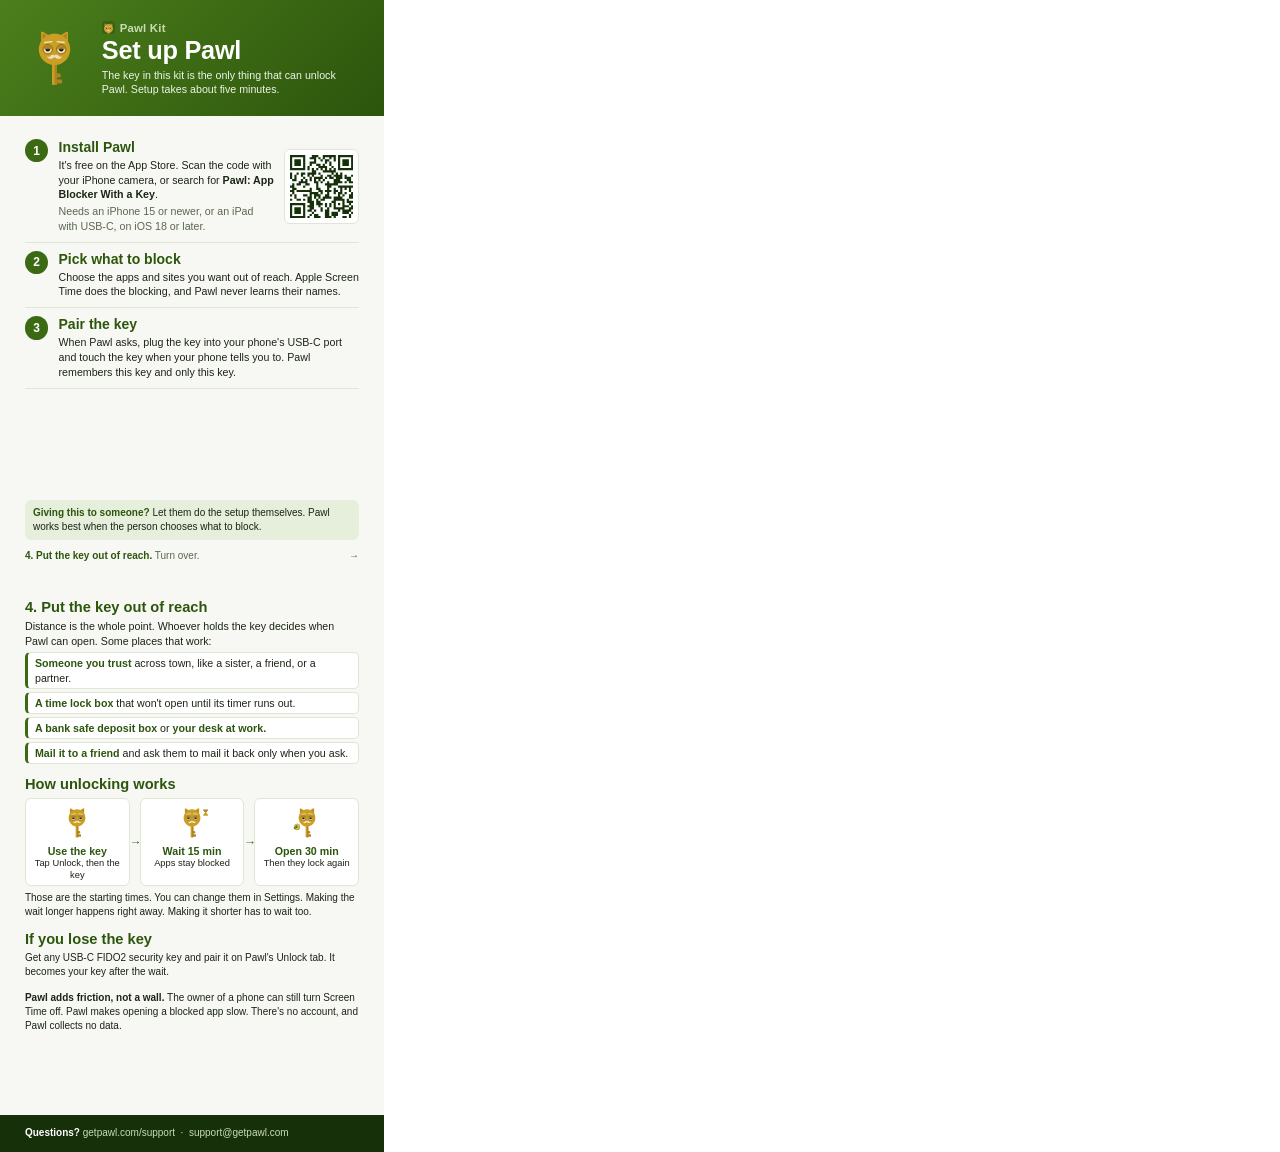
<file: kit/setup-card.html>
<!DOCTYPE html>
<html lang="en">
<head>
<meta charset="utf-8">
<title>Pawl Kit setup card</title>
<style>
  @page { size: 4in 6in; margin: 0; }
  :root {
    --green-100:#e6efdc; --green-200:#c9ddb4; --green-400:#4c7f1c; --green-500:#3c6a14;
    --green-700:#2c550d; --green-900:#16300a; --ink:#1b2416; --muted:#5b6653; --paper:#f7f8f3;
    --line:#dfe6d6; --gold:#c9a227;
  }
  * { box-sizing: border-box; }
  html, body { margin: 0; padding: 0; }
  body { font-family: Inter, -apple-system, "Helvetica Neue", Arial, sans-serif; color: var(--ink);
         -webkit-print-color-adjust: exact; print-color-adjust: exact; }
  .page { width: 4in; height: 6in; overflow: hidden; position: relative; page-break-after: always;
           background: var(--paper); display: flex; flex-direction: column; }
  .page:last-child { page-break-after: auto; }

  /* front header */
  .head { background: linear-gradient(135deg, var(--green-400) 0%, var(--green-500) 50%, var(--green-700) 100%);
           color: #fff; padding: 0.22in 0.26in 0.2in; display: flex; align-items: center; gap: 0.14in; }
  .head img.mascot { width: 0.78in; height: 0.78in; flex: none; margin: -0.06in -0.04in -0.08in -0.08in; }
  .brand { display: flex; align-items: center; gap: 5px; font-size: 8.5pt; font-weight: 600;
            color: var(--green-200); letter-spacing: .02em; }
  .brand img { width: 13px; height: 13px; border-radius: 3px; }
  h1 { margin: 3px 0 0; font-size: 19pt; line-height: 1.05; font-weight: 700; letter-spacing: -.01em; }
  .head p { margin: 4px 0 0; font-size: 8pt; line-height: 1.35; color: #eef4e6; }

  .body { padding: 0.16in 0.26in 0; flex: 1; display: flex; flex-direction: column; }
  .step { display: grid; grid-template-columns: 0.27in 1fr; gap: 0.08in; padding: 0.085in 0;
           border-bottom: 1px solid var(--line); }
  .step:last-of-type { border-bottom: 0; }
  .n { width: 0.24in; height: 0.24in; border-radius: 50%; background: var(--green-500); color: #fff;
        font-weight: 700; font-size: 9pt; display: flex; align-items: center; justify-content: center; }
  h2 { margin: 0; font-size: 10.5pt; line-height: 1.2; color: var(--green-700); font-weight: 700; }
  .step p { margin: 2px 0 0; font-size: 8pt; line-height: 1.38; }
  .install { display: grid; grid-template-columns: 1fr 0.78in; gap: 0.1in; align-items: center; }
  .qr { background: #fff; border: 1px solid var(--line); border-radius: 6px; padding: 0.05in; }
  .qr svg { width: 100%; height: auto; display: block; }
  .note { font-size: 7pt; color: var(--muted); margin-top: 3px; line-height: 1.35; }
  .gift { margin-top: auto; background: var(--green-100); border-radius: 6px; padding: 6px 8px;
           font-size: 7.5pt; line-height: 1.38; }
  .gift b { color: var(--green-700); }
  .over { padding: 0.1in 0 0.16in; font-size: 7.5pt; color: var(--muted);
           display: flex; justify-content: space-between; align-items: center; }
  .over strong { color: var(--green-700); }

  /* back */
  .back .body { padding-top: 0.24in; }
  h3 { margin: 0 0 4px; font-size: 11pt; color: var(--green-700); font-weight: 700; }
  .places { list-style: none; padding: 0; margin: 4px 0 0; display: grid; gap: 3px; }
  .places li { font-size: 8pt; line-height: 1.32; background: #fff; border: 1px solid var(--line);
                border-left: 3px solid var(--green-500); border-radius: 5px; padding: 3px 7px; }
  .places b { color: var(--green-700); }
  .lead { font-size: 8pt; line-height: 1.38; margin: 0; }
  .flow { display: grid; grid-template-columns: 1fr 10px 1fr 10px 1fr; align-items: stretch;
           margin: 6px 0 0; }
  .flow .box { background: #fff; border: 1px solid var(--line); border-radius: 6px; padding: 4px 3px;
                text-align: center; font-size: 7pt; line-height: 1.25; }
  .flow .box img { width: 0.42in; height: 0.42in; display: block; margin: 0 auto 1px; }
  .flow .box b { display: block; font-size: 8pt; color: var(--green-700); }
  .flow .arrow { align-self: center; text-align: center; color: var(--green-500); font-size: 9pt; }
  .sec { margin-top: 0.13in; }
  .small { font-size: 7.5pt; line-height: 1.38; margin: 0; }
  .foot { margin-top: auto; background: var(--green-900); color: var(--green-200); padding: 0.12in 0.26in;
           font-size: 7.5pt; line-height: 1.4; }
  .foot b { color: #fff; }
</style>
</head>
<body>

<section class="page front">
  <div class="head">
    <img class="mascot" src="[data-uri]" alt="">
    <div>
      <div class="brand"><img src="[data-uri]" alt="">Pawl Kit</div>
      <h1>Set up Pawl</h1>
      <p>The key in this kit is the only thing that can unlock Pawl. Setup takes about five minutes.</p>
    </div>
  </div>
  <div class="body">
    <div class="step">
      <span class="n">1</span>
      <div class="install">
        <div>
          <h2>Install Pawl</h2>
          <p>It's free on the App Store. Scan the code with your iPhone camera, or search for <b>Pawl: App Blocker With a Key</b>.</p>
          <p class="note">Needs an iPhone 15 or newer, or an iPad with USB-C, on iOS 18 or later.</p>
        </div>
        <div class="qr"><svg role="img" aria-label="QR code for Pawl on the App Store" viewBox="0 0 29 29" class="segno"><path class="qrline" stroke="#16300a" d="M0 0.5h7m3 0h3m2 0h6m1 0h7m-29 1h1m5 0h1m2 0h3m1 0h1m1 0h1m2 0h1m1 0h1m1 0h1m5 0h1m-29 1h1m1 0h3m1 0h1m4 0h1m2 0h1m1 0h2m2 0h1m1 0h1m1 0h3m1 0h1m-29 1h1m1 0h3m1 0h1m2 0h3m4 0h1m1 0h1m3 0h1m1 0h3m1 0h1m-29 1h1m1 0h3m1 0h1m2 0h1m2 0h2m1 0h1m2 0h1m3 0h1m1 0h3m1 0h1m-29 1h1m5 0h1m1 0h1m4 0h4m2 0h1m2 0h1m5 0h1m-29 1h7m1 0h1m1 0h1m1 0h1m1 0h1m1 0h1m1 0h1m1 0h1m1 0h7m-19 1h2m3 0h6m-21 1h1m2 0h1m1 0h2m1 0h4m1 0h1m5 0h1m1 0h1m1 0h1m-24 1h1m1 0h1m2 0h1m2 0h1m1 0h1m3 0h1m2 0h2m1 0h4m1 0h1m2 0h1m-29 1h1m1 0h1m3 0h1m2 0h1m1 0h4m1 0h1m1 0h2m1 0h3m1 0h3m-27 1h2m2 0h1m1 0h1m1 0h1m1 0h1m1 0h1m1 0h1m4 0h3m3 0h2m-24 1h4m3 0h2m1 0h1m2 0h1m2 0h4m1 0h1m1 0h2m-28 1h1m1 0h2m2 0h2m3 0h1m3 0h6m-22 1h2m4 0h1m5 0h1m4 0h2m3 0h7m-28 1h2m6 0h1m2 0h2m3 0h1m2 0h1m2 0h1m1 0h1m1 0h1m-28 1h2m1 0h7m3 0h2m1 0h3m1 0h2m1 0h1m3 0h1m-27 1h1m7 0h4m1 0h1m2 0h1m2 0h1m1 0h2m1 0h1m2 0h1m-29 1h1m1 0h1m3 0h2m1 0h1m1 0h3m2 0h2m4 0h1m1 0h1m2 0h2m-27 1h1m5 0h2m1 0h1m1 0h1m1 0h4m1 0h4m3 0h2m-29 1h1m2 0h2m1 0h1m1 0h2m2 0h1m1 0h2m4 0h5m1 0h1m-19 1h3m1 0h2m5 0h2m3 0h1m1 0h3m-29 1h7m2 0h2m1 0h3m1 0h1m1 0h1m1 0h1m1 0h1m1 0h1m2 0h1m-28 1h1m5 0h1m1 0h3m2 0h1m2 0h1m1 0h1m1 0h1m3 0h3m1 0h1m-29 1h1m1 0h3m1 0h1m2 0h2m3 0h1m2 0h1m2 0h5m2 0h2m-29 1h1m1 0h3m1 0h1m1 0h2m1 0h1m2 0h1m1 0h2m4 0h1m1 0h4m-28 1h1m1 0h3m1 0h1m3 0h1m5 0h2m1 0h3m2 0h3m1 0h1m-29 1h1m5 0h1m2 0h1m1 0h2m3 0h2m1 0h3m5 0h1m-28 1h7m1 0h1m2 0h3m2 0h3m1 0h1m3 0h2m1 0h1"/></svg></div>
      </div>
    </div>
    <div class="step">
      <span class="n">2</span>
      <div>
        <h2>Pick what to block</h2>
        <p>Choose the apps and sites you want out of reach. Apple Screen Time does the blocking, and Pawl never learns their names.</p>
      </div>
    </div>
    <div class="step">
      <span class="n">3</span>
      <div>
        <h2>Pair the key</h2>
        <p>When Pawl asks, plug the key into your phone's USB-C port and touch the key when your phone tells you to. Pawl remembers this key and only this key.</p>
      </div>
    </div>
    <div class="gift"><b>Giving this to someone?</b> Let them do the setup themselves. Pawl works best when the person chooses what to block.</div>
    <div class="over"><span><strong>4. Put the key out of reach.</strong> Turn over.</span><span>&#8594;</span></div>
  </div>
</section>

<section class="page back">
  <div class="body">
    <h3>4. Put the key out of reach</h3>
    <p class="lead">Distance is the whole point. Whoever holds the key decides when Pawl can open. Some places that work:</p>
    <ul class="places">
      <li><b>Someone you trust</b> across town, like a sister, a friend, or a partner.</li>
      <li><b>A time lock box</b> that won't open until its timer runs out.</li>
      <li><b>A bank safe deposit box</b> or <b>your desk at work.</b></li>
      <li><b>Mail it to a friend</b> and ask them to mail it back only when you ask.</li>
    </ul>

    <div class="sec">
      <h3>How unlocking works</h3>
      <div class="flow">
        <div class="box"><img src="[data-uri]" alt=""><b>Use the key</b>Tap Unlock, then the key</div>
        <div class="arrow">&#8594;</div>
        <div class="box"><img src="[data-uri]" alt=""><b>Wait 15 min</b>Apps stay blocked</div>
        <div class="arrow">&#8594;</div>
        <div class="box"><img src="[data-uri]" alt=""><b>Open 30 min</b>Then they lock again</div>
      </div>
      <p class="small" style="margin-top:5px">Those are the starting times. You can change them in Settings. Making the wait longer happens right away. Making it shorter has to wait too.</p>
    </div>

    <div class="sec">
      <h3>If you lose the key</h3>
      <p class="small">Get any USB-C FIDO2 security key and pair it on Pawl's Unlock tab. It becomes your key after the wait.</p>
    </div>

    <div class="sec">
      <p class="small"><b>Pawl adds friction, not a wall.</b> The owner of a phone can still turn Screen Time off. Pawl makes opening a blocked app slow. There's no account, and Pawl collects no data.</p>
    </div>
  </div>
  <div class="foot">
    <b>Questions?</b> getpawl.com/support &nbsp;·&nbsp; support@getpawl.com
  </div>
</section>

</body>
</html>
</file>
